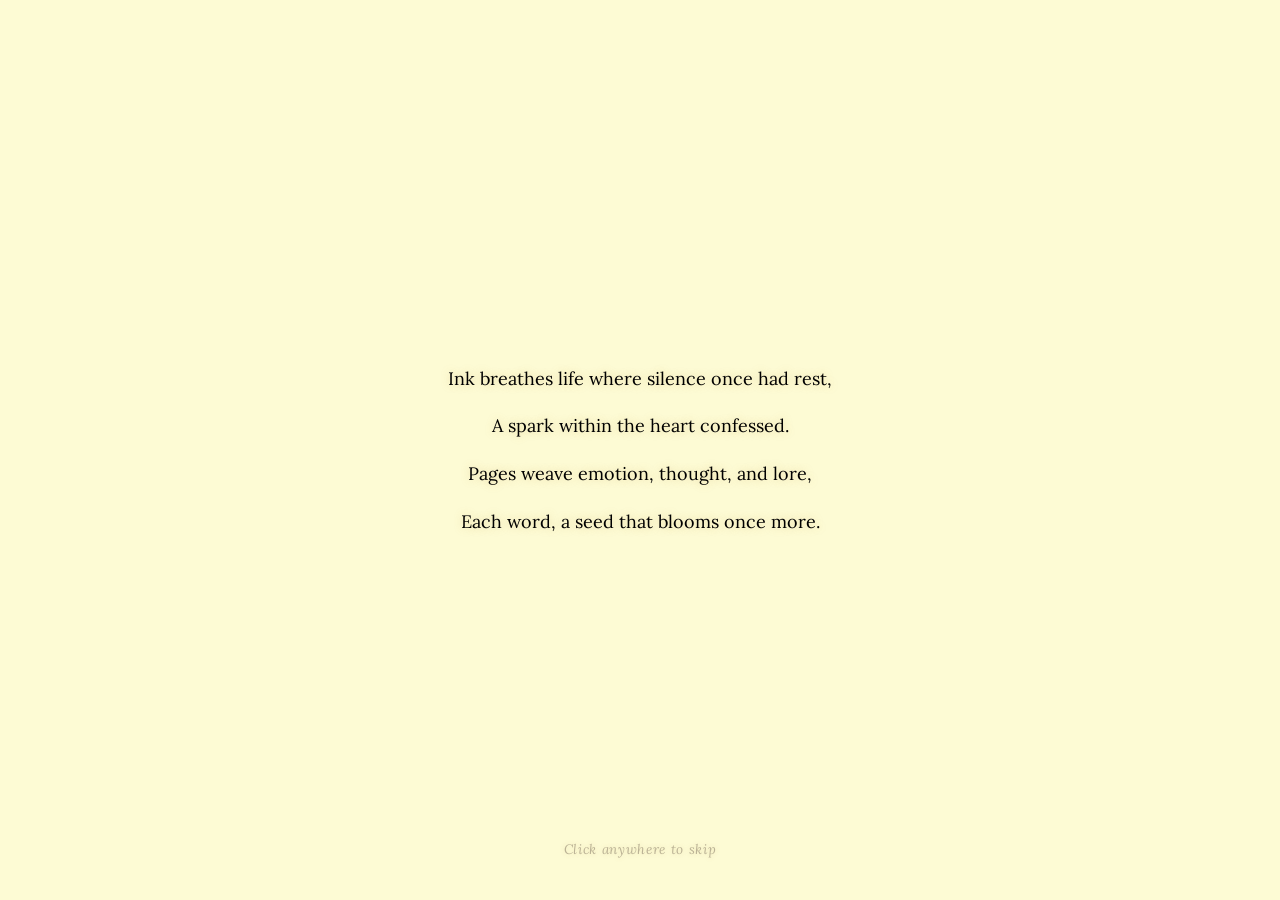
<file: index.html>
<!DOCTYPE html>
<html lang="en">

    <head>
        <meta charset="UTF-8">
        <meta name="viewport" content="width=device-width, initial-scale=1.0">

        <link rel="preconnect" href="https://fonts.googleapis.com">
        <link rel="preconnect" href="https://fonts.gstatic.com" crossorigin>
        <link href="https://fonts.googleapis.com/css2?family=DM+Serif+Display:ital@0;1&family=Lora:ital,wght@0,400..700;1,400..700&display=swap" rel="stylesheet">
        
        <title> ✦ Pages for Pages</title>

        <link rel="stylesheet" href="style.css">
        <script src="script.js" defer></script>
        <link rel="apple-touch-icon" sizes="180x180" href="assets/favicon/apple-touch-icon.png">
        <link rel="icon" type="image/png" sizes="32x32" href="assets/favicon/favicon-32x32.png">
        <link rel="icon" type="image/png" sizes="16x16" href="assets/favicon/favicon-16x16.png">
        <link rel="manifest" href="assets/favicon/site.webmanifest">
    </head>

    <body>
        <section class="hero"> <!-- Hero Section: Poem Opening, website intro and link to reading journal-->
            <p class="poem"> 
                <span> Ink breathes life where silence once had rest, </span> 
                <span> A spark within the heart confessed. </span> 
                <span> Pages weave emotion, thought, and lore, </span> 
                <span> Each word, a seed that blooms once more. </span> 
            </p>
            <div class="skip-hint"> Click anywhere to skip</div>
        </section>

        <div class="content"> 

            <div class="main-layout">

                <header class="tab-header">
                 <h1>Pages for Pages</h1>
                    <nav class="navigation">
                        <ul>
                        <li><a href="index.html" class="active"> Home </a></li>
                        <li><a href="reading-room.html"> Reading Journal</a></li>
                        <li><a href="bookshelf.html"> Bookshelf </a></li>
                        <li><a href="lounge.html"> Library Lounge </a></li>
                        </ul>
                    </nav>
                </header>
            </div>
                
                <div class="welcome">
                    <h2> Welcome to my pages for pages. <br> A place where I can record my literary adventures.</h2>
                </div>

             <main class="main-layout">
        
             <a href="reading-room.html" class="button-style"> Visit my Reading Journal!</a>

             <div class="CR-section-container"> 
                 <h2> Currently Reading</h2>
                 <section class="currently-reading"> <!-- Currently Reading -->
                     <div class="CR-book-wrapper"> 
                         <img src="assets/books/Balzac.jpg" alt="Book cover of 'Balzac and the Little Chinese Seamstress'" class="book-cover"> 
                     </div>

                     <div class="CR-details">
                           <h3 class="CR-book-title"> Balzac and the Little Chinese Seamstress </h3> <!-- Book Title--> 
                         <p class="CR-book-author"> Dai Sijie </p>

                           <div class="progress-zone">
                             <div class ="progress-labels">
                                    <span>Progress</span>
                                    <strong>42%</strong> <!-- CHANGE PERCENTAGE HERE -->
                                </div>
                             <div class="progress-bar-track">
                                 <div class="progress-bar-fill" style="width: 42%;"></div> <!-- EDIT PERCENTAGE HERE TOO-->
                             </div>
                         </div>
                        
                           <div class="book-thoughts">
                                <h4> Current Thoughts </h4>
                                <p> Suggested by my IB English teacher for summer reading. I am enjoying the rich history behind this fictionalized autobiographical novella </p>
                        </div>
                    </div>
                </section>
             </div>

             <footer class="footer">
                <p> © 2026 Pages for Pages.</p>
             </footer>

             </main>
            
    
    </body>

</html>
</file>
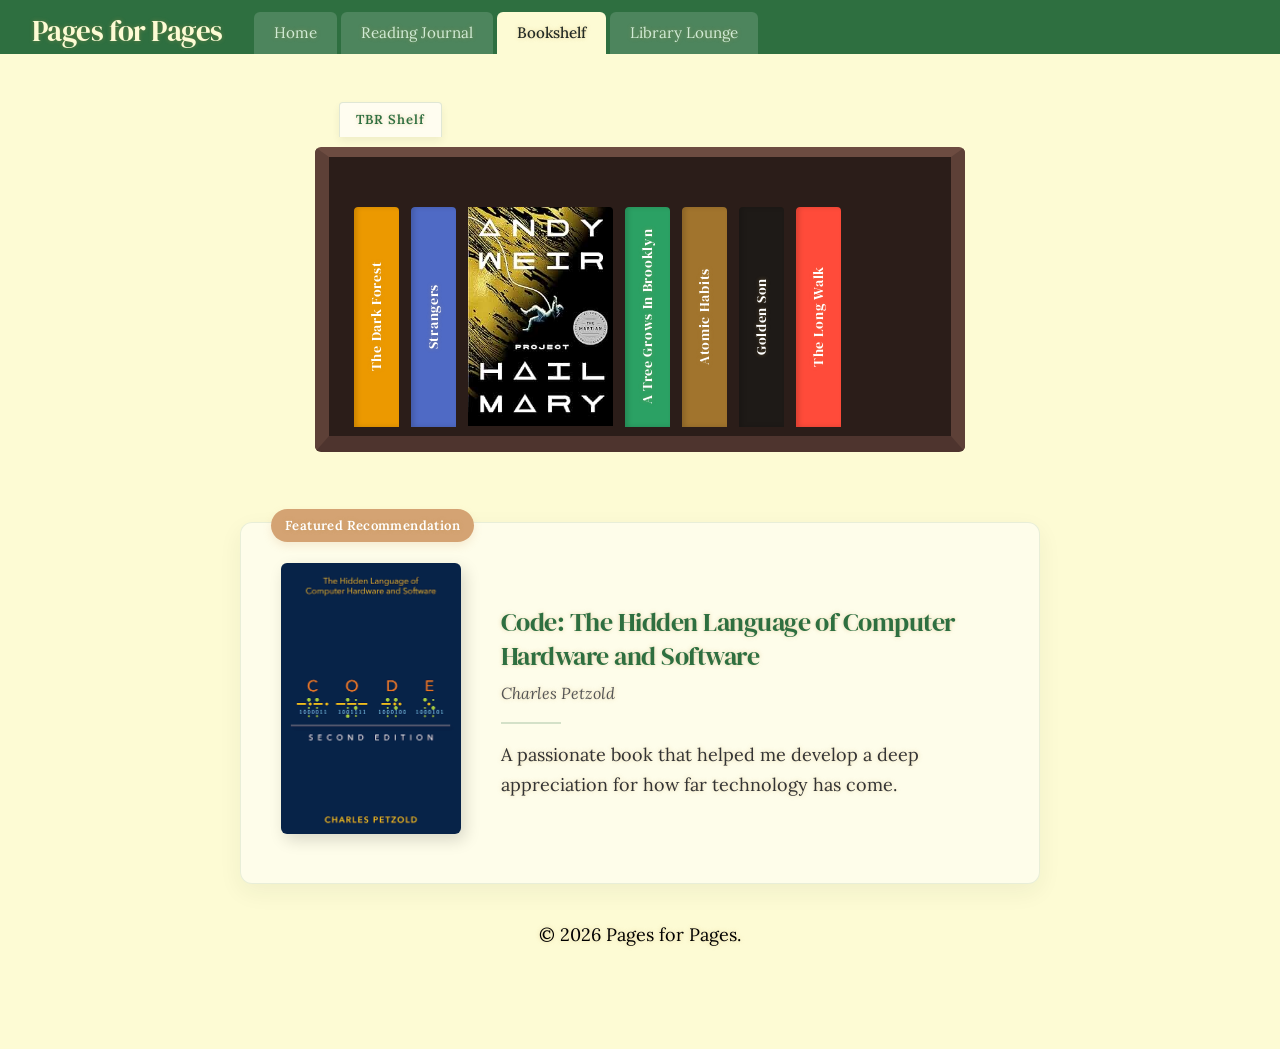
<file: bookshelf.html>
<!DOCTYPE html>
<html lang="en">
    
    <head>
        <meta charset="UTF-8">
        <meta name="viewport" content="width=device-width, initial-scale=1.0">

        <link rel="preconnect" href="https://fonts.googleapis.com">
        <link rel="preconnect" href="https://fonts.gstatic.com" crossorigin>
        <link href="https://fonts.googleapis.com/css2?family=DM+Serif+Display:ital@0;1&family=Lora:ital,wght@0,400..700;1,400..700&display=swap" rel="stylesheet">

        <title> ✦ Bookshelf </title>

        <link rel="stylesheet" href="style.css">
        <script src="script.js" defer></script>
        <link rel="apple-touch-icon" sizes="180x180" href="assets/favicon/apple-touch-icon.png">
        <link rel="icon" type="image/png" sizes="32x32" href="assets/favicon/favicon-32x32.png">
        <link rel="icon" type="image/png" sizes="16x16" href="assets/favicon/favicon-16x16.png">
        <link rel="manifest" href="assets/favicon/site.webmanifest">
    </head>

<body>
    <div class="content always-visible">
    <div class="main-layout">

    <header class="tab-header">
        <h1>Pages for Pages</h1>
        <nav class="navigation">
            <ul>
                <li><a href="index.html"> Home </a></li>
                <li><a href="reading-room.html"> Reading Journal</a></li>
                <li><a href="bookshelf.html" class="active"> Bookshelf </a></li>
                <li><a href="lounge.html"> Library Lounge </a></li>
            </ul>
        </nav>
    </header>

    <main class="bookshelf-main">
        <section class="bookshelf"> <!-- Bookshelf Section: Poem Opening, website intro and link to reading journal-->
            <div class="shelf-label">TBR Shelf</div>
            <div class="shelf-row mixed-library">

                <!-- Spine View -->
                <div class="shelf-book mixed-style">
                    <div class="book-spine-view" style="background-color: #ec9900;" >
                        <span class="spine-text">The Dark Forest</span>
                    </div>
                    <div class="book-cover-view">
                        <img src="assets/books/TheDarkForest.jpg" alt="Front Cover of The Dark Forest" onerror="this.src='https://placehold.co/160x280/2E6F40/white?text=Book+Cover\nPlaceholder&font=lora'">
                    </div>
                </div>
                <div class="shelf-book mixed-style">
                    <div class="book-spine-view" style="background-color: #4f6ac5;" >
                        <span class="spine-text">Strangers</span>
                    </div>
                    <div class="book-cover-view">
                        <img src="assets/books/Strangers.jpg" alt="Front Cover of Strangers" onerror="this.src='https://placehold.co/160x280/2E6F40/white?text=Book+Cover\nPlaceholder&font=lora'">
                    </div>
                </div>
                <!-- Stand View-->
                 <div class="shelf-book mixed-style on-stand">
                    <div class="book-cover-view">
                        <img src="assets/books/PHM.jpg" alt="Front Cover of Project Hail Mary" onerror="this.src='https://placehold.co/160x280/2E6F40/white?text=Book+Cover\nPlaceholder&font=lora'">
                    </div>
                </div>
                <div class="shelf-book mixed-style">
                    <div class="book-spine-view" style="background-color: #2ba164;" >
                        <span class="spine-text">A Tree Grows In Brooklyn</span>
                    </div>
                    <div class="book-cover-view">
                        <img src="assets/books/ATGIB.jpg" alt="Front Cover of A Tree Grows in Brooklyn" onerror="this.src='https://placehold.co/160x280/2E6F40/white?text=Book+Cover\nPlaceholder&font=lora'">
                    </div>
                </div>
                <div class="shelf-book mixed-style">
                    <div class="book-spine-view" style="background-color: #a1742d;" >
                        <span class="spine-text">Atomic Habits</span>
                    </div>
                    <div class="book-cover-view">
                        <img src="assets/books/AH.jpg" alt="Front Cover of Atomic Habits" onerror="this.src='https://placehold.co/160x280/2E6F40/white?text=Book+Cover\nPlaceholder&font=lora'">
                    </div>
                </div>
                <div class="shelf-book mixed-style">
                    <div class="book-spine-view" style="background-color: #1E1A17;" >
                        <span class="spine-text">Golden Son</span>
                    </div>
                    <div class="book-cover-view">
                        <img src="assets/books/Golden-Son.jpg" alt="Front Cover of Golden Son" onerror="this.src='https://placehold.co/160x280/2E6F40/white?text=Book+Cover\nPlaceholder&font=lora'">
                    </div>
                </div>
                <div class="shelf-book mixed-style">
                    <div class="book-spine-view" style="background-color: #ff4b3a;" >
                        <span class="spine-text">The Long Walk</span>
                    </div>
                    <div class="book-cover-view">
                        <img src="assets/books/TLW.jpg" alt="Front Cover of The Long Walk" onerror="this.src='https://placehold.co/160x280/2E6F40/white?text=Book+Cover\nPlaceholder&font=lora'">
                    </div>
                </div>
            </div>
        </section>
        
        <section class="featured-book"> <!-- Bookshelf Section: Poem Opening, website intro and link to reading journal-->
            <div class="featured-badge"> Featured Recommendation</div>
            <div class="featured-content-layout">
                <div class="featured-cover-frame">
                   <img src="assets/books/CODE-THLOCHAS.png" alt="Book cover of 'Code: The Hidden Language of Computer Hardware and Software'" onerror="this.src='https://placehold.co/160x280/2E6F40/white?text=Book+Cover\nPlaceholder&font=lora'"> <!-- Book Cover-->  
                </div>
                <div class="featured-text-details">
                   <h2> Code: The Hidden Language of Computer Hardware and Software</h2> <!-- Book Title--> 
                <p class="featured-author"> Charles Petzold </p>
                <div class="featured-review-divider"></div>
                <p class="featured-note"> A passionate book that helped me develop a deep appreciation for how far technology has come. </p>
                </div>
            </div>      
        </section>
    </main>

    <footer class="footer">
        <p> © 2026 Pages for Pages.</p>
    </footer>
        </div>
        </div>
</body>

</html>
</file>
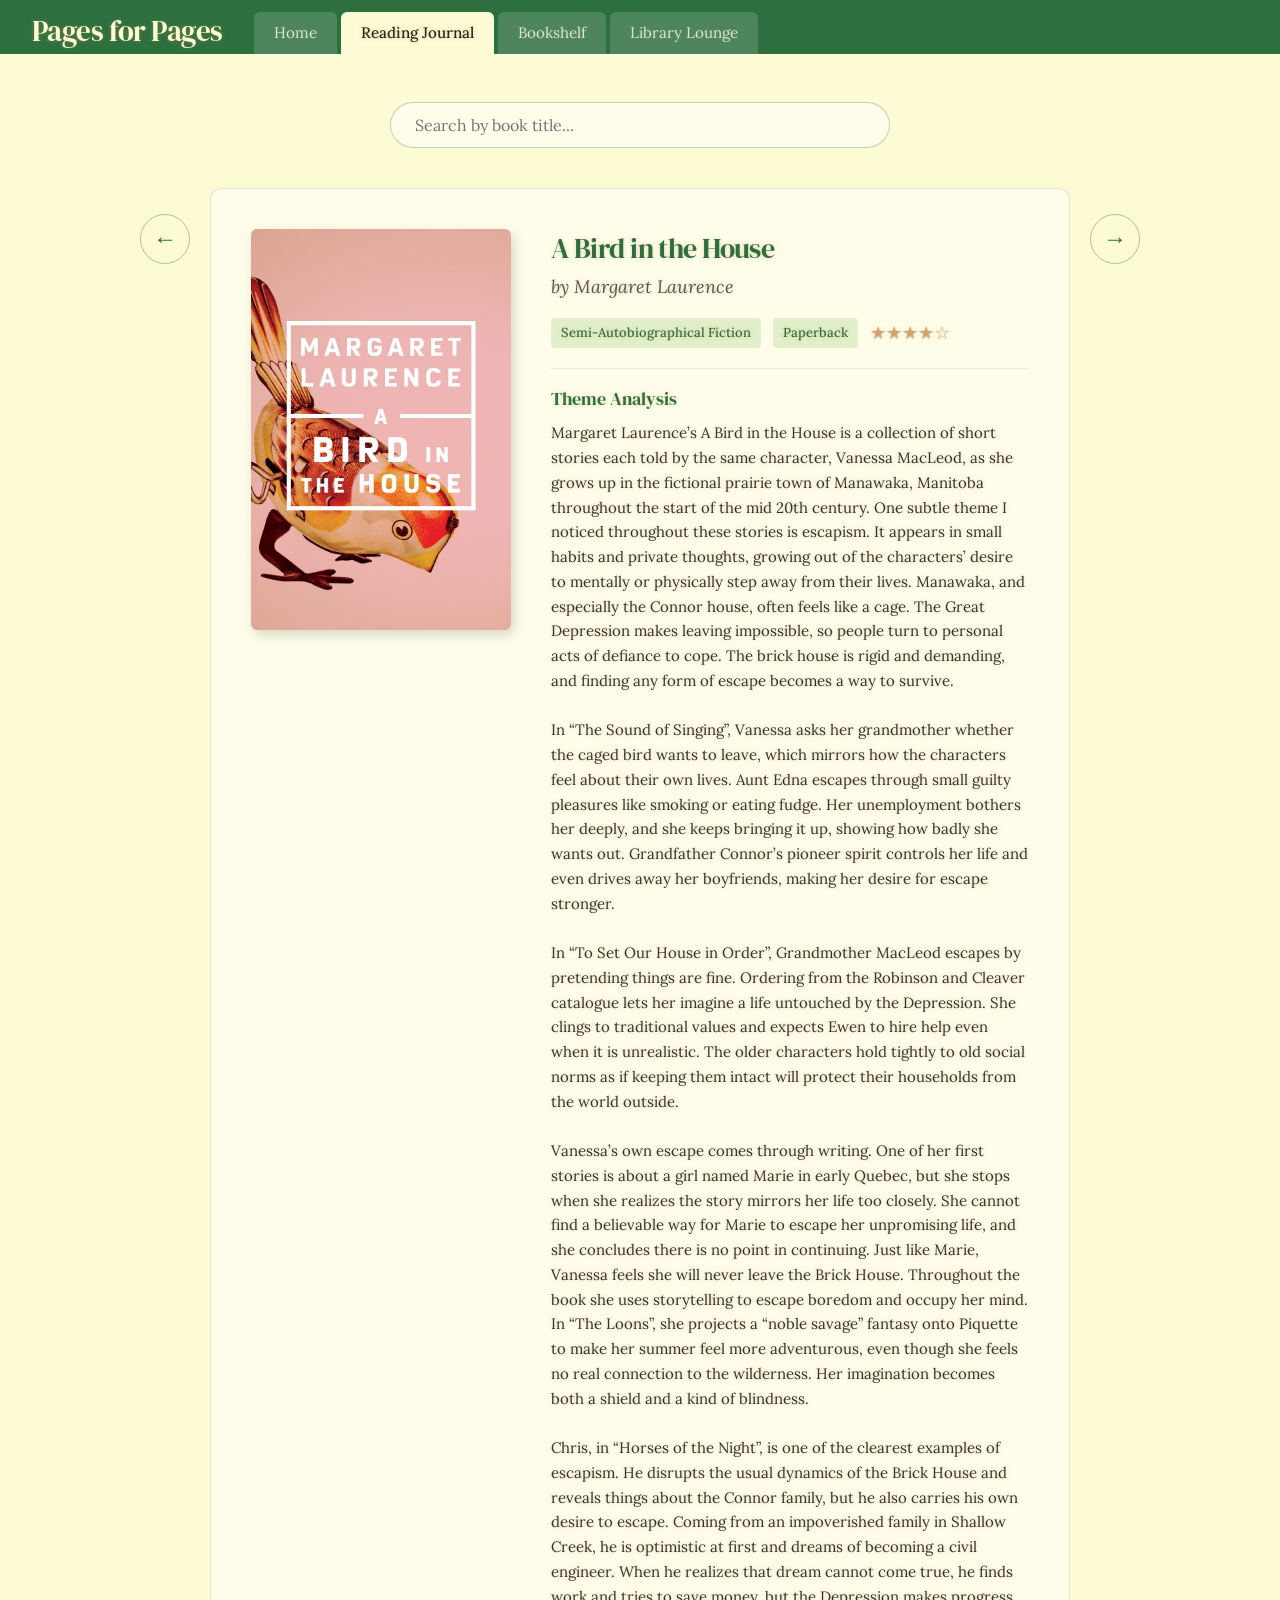
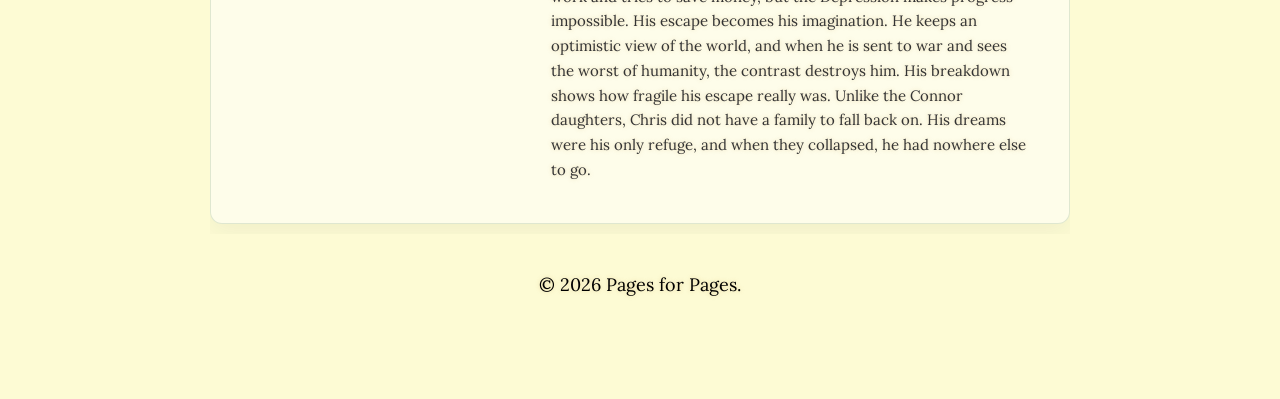
<file: reading-room.html>
<!DOCTYPE html>
<html lang="en">
    
    <head>
        <meta charset="UTF-8">
        <meta name="viewport" content="width=device-width, initial-scale=1.0">

        <link rel="preconnect" href="https://fonts.googleapis.com">
        <link rel="preconnect" href="https://fonts.gstatic.com" crossorigin>
        <link href="https://fonts.googleapis.com/css2?family=DM+Serif+Display:ital@0;1&family=Lora:ital,wght@0,400..700;1,400..700&display=swap" rel="stylesheet">
        
        <title> ✦ Reading Journal </title>

        <link rel="stylesheet" href="style.css">
        <script src="script.js" defer></script>
        <link rel="apple-touch-icon" sizes="180x180" href="assets/favicon/apple-touch-icon.png">
        <link rel="icon" type="image/png" sizes="32x32" href="assets/favicon/favicon-32x32.png">
        <link rel="icon" type="image/png" sizes="16x16" href="assets/favicon/favicon-16x16.png">
        <link rel="manifest" href="assets/favicon/site.webmanifest">
    </head>

<body>
        <div class="content always-visible">
        <div class="main-layout">

    <header class="tab-header">
        <h1>Pages for Pages</h1>
        <nav class="navigation">
            <ul>
                <li><a href="index.html"> Home </a></li>
                <li><a href="reading-room.html" class="active"> Reading Journal</a></li>
                <li><a href="bookshelf.html"> Bookshelf </a></li>
                <li><a href="lounge.html"> Library Lounge </a></li>
            </ul>
        </nav>
     </header>

    <main class="reading-journal-main">
        <section class="search-container"> 
            <input type="text" id="journal-search" placeholder=" Search by book title..." autocomplete="off">
            <div id="search-error" class="search-error-msg"> Book not found in journal.</div>
        </section> <!-- search bar, <input> -->
       <section class="journal-interface">
            <button id="prev-btn" class="nav-arrow-btn" aria-label="Previous Entry"> ← </button><!-- <p> Previous</p> -->
            
            <div class="journal-view-window"> 
                <div id="journal-card-container">
                    <!--Javascript shall save the day!-->
                </div>
            </div> 
            
            <button id="next-btn" class="nav-arrow-btn" aria-label="Next Entry"> → </button> <!-- <p> Next </p> -->
        </section>
    </main>

    <footer class="footer">
        <p> © 2026 Pages for Pages.</p>
    </footer>
        </div>
        </div>
</body>

</html>
</file>
<file: style.css>
* {
    margin: 0;
    padding: 0;
    box-sizing: border-box;
}

:root {
    --color-bg: #FDFBD4;
    --color-accent:  #2E6F40;
    --color-text: #232B25;
    --font-header: "DM Serif Display", serif;
    --font-body: "Lora", serif;
}

body {
    background-color: var(--color-bg);
    font-family: var(--font-body);
    font-size: 18px;
    font-weight: 400; 
    line-height: 1.65;
    padding: 0 0 2rem 0;
    text-shadow: 0 0 4px rgba(196, 155, 77, 0.4); 
    
}

h1, h2, h3 {
    color: var(--color-accent);
    font-family: var(--font-header);
    font-weight: 400;
    letter-spacing: -0.02em;
    margin-bottom: 0.5em;
    margin-top: 0.5em;
    line-height: 1.4;
    
}

h4 {
  font-family:var(--font-header);
  font-size: 1.25rem;
  color: var(--color-accent);
  font-weight: 400;
  margin-bottom: 12px;
}

img {
  border-radius: 12px;
}

/* Unvisited link (default state) */
a:link {
  color: var(--color-accent); 
}

/* Visited link (already clicked) */
a:visited {
  color: #707d6c; 
}

/* Hover state (mouse pointer is over it) */
a:hover {
  color: #A3B19B; 
}

/* Active state (the exact moment it is clicked) */
a:active {
  color: var(--color-accent); 
}
/* --- Forces subpages to display instantly, bypassing all layout delays --- */
.content.always-visible,
.content.always-visible .main-layout,
.content.always-visible .tab-header,
.content.always-visible main,
.content.always-visible main a,
.content.always-visible main .CR-section-container,
.content.always-visible main .footer {
  opacity: 1 !important;
  visibility: visible !important;
  pointer-events: auto !important;
  transition-delay: 0s !important; /* Overrides the 2s pause timer */
}

.hero{
  position: fixed;
  top: 0;
  left: 0;
  width: 100vw;
  height: 100vh; 

  display: flex;
  flex-direction: column;
  justify-content:center;
  align-items: center;
  
  background-color: var(--color-bg);
  z-index: 67;
  margin: 0;
  transition: opacity 1s ease, visibility 1s ease;
}
.poem {
  display: block;
  margin:0;
}
.poem span {
    display: block;
    opacity: 0;
    text-align: center;
    margin-bottom: 1em;
    margin-top: 1em;
    text-shadow: 0 0 8px rgba(196, 155, 77, 0.4); /* muted gold glow */
    animation: fadeIn 2s  ease forwards;
}

.hero.hidden {
  opacity:0;
  visibility: hidden;
  pointer-events: none;
}

.poem span:nth-child(1) { animation-delay: 0s; }
.poem span:nth-child(2) { animation-delay: 2.5s; }
.poem span:nth-child(3) { animation-delay: 5s; }
.poem span:nth-child(4) { animation-delay: 7.5s; }

@keyframes fadeIn {
  to { opacity: 1; }
}

.skip-hint {
  position: absolute;
  bottom: 2.5rem;               
  font-family: var(--font-body);
  font-size: 0.85rem;
  font-style: italic;
  color: #7a6c58;              
  opacity: 0.5;
  letter-spacing: 0.05em;
}

.main-layout {
  opacity: 0;
  visibility: hidden;
  transition: opacity 1.2s ease, visibility 1.2s ease;
  transition-delay: 0s;      
}


.welcome {
  margin-top: 2em;
  text-align: center; 
  margin-bottom: 2rem;
}

.content {
  opacity: 0;
  visibility: hidden;
  transition: opacity 1.2s ease, visibility 1.2s ease;
  padding: 0 0 2rem 0;
}

.content.visible {
  opacity: 1;
  visibility: visible;
}

.content.visible .main-layout {
  opacity: 1;
  visibility: visible;
  transition-delay: 1s;       
}

.button-style, button {
  display: block;       
  margin: 0 auto;       
  width: max-content;
  background-color: var(--color-accent); 
  color:var(--color-bg);             
  padding: 10px 20px;        /* Spacing inside the button */
  border: none;              /* Removes the default ugly border */
  border-radius: 5px;        /* Rounds the corners slightly */
  font-size: 16px;           
  cursor: pointer;           /* Changes mouse cursor to a pointing hand */
  text-decoration: none;     /* Removes underline if using an <a> tag */

}

.button-style:visited, button:visited {
  color: var(--color-bg); 
}

.button-style:hover, button:hover {
  background-color:#A3B19B; 
}

.button-style:link, button:link {
  color: var(--color-bg); 
}

.footer{
  margin-top: 2em;
  margin-bottom: 2em;
  text-align: center;
}

.tab-header,
main {
  opacity: 0;
  visibility: hidden;
  transition: opacity 1.2s ease, visibility 1.2s ease;
  transition-delay: 0s; /* Fallback default state */
}


.content.visible .tab-header,
.content.visible main {
  opacity: 1;
  visibility: visible;
  transition-delay: 1s; /* Holds back the rest of the site for 2 seconds */
}

/* --NAVIGATION--------------------------------------------*/
.tab-header {
  background-color: var(--color-accent); 
  width: 100%;
  padding-top: 12px;       
  padding-left: 2rem;      /* body padding */
  padding-right: 2rem;
  box-sizing: border-box;

  display:flex; /*FLEX BOX!! */
  align-items: flex-end;
}

.tab-header h1 {
  color: var(--color-bg);
  font-family: var(--font-header);
  font-size: 1.8rem;
  font-weight: 400;
  margin: 0 32px 8px 0;
  white-space: nowrap;
  line-height: 1;
}

.navigation {
  display: flex;
}
.navigation ul {
  display: flex;
  list-style: none;
  gap: 4px;
  padding: 0;
  margin: 0;
  flex-wrap: wrap;
  justify-content: center;
}

.navigation li{
  padding: 0;
  margin: 0;
  display: flex;
}

.navigation a:link, .navigation a:visited{
  font-family: var(--font-body);
  font-size: 0.95rem;
  text-decoration:none;
  padding: 8px 20px;
  border-radius: 6px 6px 0 0;
  transition: background-color 0.2s ease, color 0.2s ease;
  white-space: nowrap;

  background-color: rgba(255, 255, 255, 0.15);
   color: #d1ebd6 !important;
}

.navigation a:hover {
  background-color: rgba(255, 255, 255, 0.25);
  color: var(--color-bg) !important;
}

.navigation a.active, .navigation a.active:hover, .navigation a.active:visited {
  background-color: var(--color-bg) !important;
  color: var(--color-text) !important;
  font-weight: 500;
  padding-bottom: 9px;
  position: relative;
  z-index: 1;
}
/* -- NAVIGATION (END) -------------------------------------*/

/* --CURRENTLY READING--------------------------------------------*/

.CR-section-container { /* Using display:flex sets up a flex box. Now elements in the flexbox are aligned to notebook */
  display:flex;
  flex-direction: column;
  align-items: center;
  width: 100%;
  margin: 2rem auto;
}

.CR-section-container h2 {
  margin-bottom: 1rem;
}

.currently-reading{
  display:flex;
  gap: 32px;
  max-width: 650px;
  background-color: rgba(255, 255, 255, 0.5); /* #f4ecd0;*/
  padding: 32px;
  box-sizing: border-box;
  text-shadow: none;

  border: 1px solid rgba(46, 111, 64, 0.15);
  border-radius: 12px;

  filter: drop-shadow(2px 6px 12px rgba(40, 30, 10, 0.04)); 

  transform: rotate(-1.5deg);               /* Tilts the paper slightly to the left */
  transition: transform 0.3s ease, filter 0.3s ease;
}

.currently-reading:hover {
  transform: rotate(-0.5deg) translateY(-4px); /* straightens slightly and lifts up */
  filter: drop-shadow(4px 12px 20px rgba(40, 30, 10, 0.12)) 
          drop-shadow(0px 4px 8px rgba(0, 0, 0, 0.06)); /* Deepens shadow as it lifts */
}

.CR-book-wrapper{
  flex-shrink:0;
  width: 160px;
  display: flex;
  align-items: center;
}

.book-cover{
  width: 100%;
  height: auto;
  max-height: 250px;   
  object-fit: contain; 
  display: block;
  border-radius: 4px;
  box-shadow: 3px 5px 12px rgba(45, 35, 20, 0.25); /* delete?? */
}

.CR-details {
  flex-grow: 1;
  display: flex;
  flex-direction: column;
  justify-content: center;
}

.CR-book-title {
  color: var(--color-text);
  font-size: 1.5rem;
  margin: 0 0 4px 0;
}

.CR-book-author {
  font-style: italic;
  font-size: 1.05rem;
  margin: 0 0 16px 0;
  color: #5a4e3f; 
}

.progress-zone {
  margin-bottom: 20px;        /* Spacing before thoughts block */
}

.progress-labels {
  display: flex;
  justify-content: space-between;
  font-size: 0.85rem;
  color: #5a4e3f;
  margin-bottom: 6px;
}

.progress-bar-track {
  width: 100%;
  height: 8px;
  background-color: #ede5ca;  /* Darker paper groove color */
  border-radius: 4px;
  overflow: hidden;
}

.progress-bar-fill {
  height: 100%;
  background-color: var(--color-accent); 
  border-radius: 4px;
  transition: width 0.4s ease-out;
}
.progress-labels {
    justify-content: space-around;
  }

.book-thoughts h4 {
  margin-bottom: 8px;
} 

.book-thoughts p{
  background-image: linear-gradient(color-mix(in srgb, #5a4e3f 30%, transparent) 1px, transparent 1px); 
  background-size: 100% 30px;
  line-height: 30px;   
  font-size: 1.05rem;
}

@media (max-width: 520px) { /*480px captures almost all mobiles in portrait*/
  .currently-reading {
    flex-direction: column;     /* Stacks cover on top of text on mobile */
    align-items: center;
    text-align: center;
    padding:24px;
    gap: 20px;
  }
  .CR-book-wrapper {
    width: 130px;               /* Slightly bigger cover when centered alone */
  }
}

/* --CURRENTLY READING (END) -------------------------------------*/

/* READING JOURNAL -----------------------------------------------*/
.reading-journal-main {
  display: flex;
  flex-direction: column;
  align-items: center;
  gap: 30px;
  width: 100%;
  max-width: 1000px;
  margin: 3rem auto 0 auto;
}

.search-container {
  width: 100%;
  max-width: 500px;
  position: relative;
}

#journal-search {
  width: 100%;
  font-family: 'Lora', serif;
  font-size: 16px;
  padding: 12px 20px;
  border: 1px solid rgba(46, 111, 64, 0.3);
  border-radius: 25px;
  background-color: rgba(255, 255, 255, 0.5);
  color: #232B25;
  box-sizing:border-box;
}

#journal-search:focus {
  outline: none;
  border-color: var(--color-accent);
  background-color: #FFFFFF;
  box-shadow: 0 0 8px rgba(46, 111, 64, 0.15);
}

.search-error-msg {
  color: #C87A53;
  font-size: 14px;
  margin-top: 8px;
  text-align: center;
  display: none;
}

.journal-interface {
  display: flex;
  align-items: flex-start;
  justify-content: center;
  gap: 20px;
  width: 100%;
  max-width: 1100px;
}

.nav-arrow-btn {
  background: none;
  border: 1px solid rgba(46, 111, 64, 0.4);
  color: #2E6F40;
  font-size: 24px;
  width: 50px;
  height: 50px;
  border-radius: 50%;
  cursor: pointer;
  transition: all 0.2s ease;
  display: flex;
  align-items: center;
  justify-content: center;
  flex-shrink: 0;
  margin-top: 36px;
}

.nav-arrow-btn:hover {
  background-color: var(--color-accent);
  color: #FDFBD4;
}

.journal-view-window {
  flex-grow: 1;
  max-width: 900px;
  overflow: hidden;
  position: relative;
  padding: 10px 0;
}

.journal-card {
  background-color: rgba(255, 255, 255, 0.5);
  border: 1px solid rgba(46, 111, 64, 0.15);
  border-radius: 12px;
  box-shadow: 0 8px 24px rgba(35, 43, 37, 0.06);
  padding: 40px;
  display: flex;
  gap: 40px;
  box-sizing: border-box;
  width: 100%;
  align-items: flex-start;
  transition: transform 0.4s cubic-bezier(0.25, 1, 0.5, 1), opacity 0.4s ease;
}

#journal-card-container {
  touch-action: pan-y; /*NTS: Should prevent browser from shifting the whole page vertically on smaller screens */
}

@media (max-width: 600px) { /* For smaller screens */
  .journal-card {
    flex-direction: column;
    align-items: center;
    text-align: center;
    padding: 24px;
  }
  .journal-interface {gap: 5px}
  .journal-card-wrapper {
    width: 160px;
    margin-bottom: 15px;
  }
  .featured-content-layout {
    flex-direction: column;
    text-align: center;
    gap: 24px;
  }
  .featured-review-divider {
    margin: 0 auto 16px auto;
  }
  .featured-badge {
    left: 50%;
    transform: translateX(-50%);
  }
  .shelf-row.mixed-library {
    flex-wrap: wrap;
    justify-content: center;
    padding-bottom: 10px;
  }
  .tab-header {
    padding: 12px 0 8px 0;
    display: flex;
    flex-direction:column;
    align-items: center;
    gap: 8px;
    background-color: var(--color-accent);
    width: 100%;
    box-sizing: border-box;
    border-bottom: 1px solid rgba(46, 111, 64, 0.1);
  }
  .tab-header h1 {
    font-size: 18px;
    margin: 0;
    letter-spacing: 0.05em;
    font-family: var(--font-header);
    color: #FAF6E8 !important;
  }
  .navigation {
    width: 100%;
    overflow-x: auto;
    display: flex;
    justify-content: center;
  }
  .navigation a {
    background: none !important;
    border: none !important;
    padding: 4px 2px;
    font-size: 14px;
    font-weight: 500;
    color: rgba(250, 246, 232, 0.65);
    box-shadow: none !important;
    border-radius: 0;
    white-space: nowrap;
    transition: color 0.2s ease;
  }

  .navigation a.active {
    color: #FAF6E8;
    font-weight: 700;
    border-bottom: 2px solid #D4A373 !important;
  }

  .navigation::-webkit-scrollbar {
    display: none;
  }

  .navigation ul {
    display: flex;
    gap: 12px;
    justify-content: flex-start;
    flex-wrap: nowrap;
    padding: 0 20px 4px 20px;
    margin: 0;
  }
}

.journal-card-wrapper {
  flex-shrink: 0;
  width: 260px;
  display: flex;
  align-items: center;
}

.journal-card-wrapper img {
  width: 100%;
  height: auto;
  display: block;
  border-radius: 6px;
  box-shadow: 3px 5px 12px rgba(0, 0, 0, 0.15);
}

.journal-details {
  flex-grow: 1;
}

.journal-details h2 {
  font-family: 'DM Serif Display', serif;
  color: var(--color-accent);
  font-size: 28px;
  margin: 0 0 4px 0;
}

.journal-author {
  font-style: italic;
  color: #555;
  margin: 0 0 16px 0;
}

.journal-meta-row {
  display: flex;
  flex-wrap: wrap;
  gap: 12px;
  margin-bottom: 20px;
}

.journal-badge {
  background-color: #E2EFCB;
  color: var(--color-accent);
  font-size: 13px;
  padding: 4px 10px;
  border-radius: 4px;
  font-weight: 500;
}

.journal-stars {
  color: #D4A373;
  font-size: 18px;
  display: inline-block;
}

.journal-thoughts-box {
  border-top: 1px solid rgba(46, 111, 64, 0.1);
  padding-top: 15px;
}

.journal-thoughts-box h4 {
  font-family: 'DM Serif Display', serif;
  color: #2E6F40;
  margin: 0 0 8px 0;
  font-size: 18px;
}

.journal-thoughts-box p {
  white-space: pre-line;
  line-height: 1.65;
  margin: 0;
  font-size: 15px;
  color: #333;
}

.slide-out-left {
  transform: translateX(-120%);
  opacity: 0;
}

.slide-out-right {
  transform: translateX(120%);
  opacity: 0;
}

.slide-in-right {
  animation: slideInRight 0.4s cubic-bezier(0.25, 1, 0.5, 1) forwards;
}

.slide-in-left {
  animation: slideInLeft 0.4s cubic-bezier(0.25, 1, 0.5, 1) forwards;
}

@keyframes slideInRight {
  from {transform: translateX(120%); opacity: 0; }
  to {transform: translateX(0); opacity: 1; }
}

@keyframes slideInLeft {
  from {transform: translateX(-120%); opacity: 0; }
  to {transform: translateX(0); opacity: 1; }
}
/* READING JOURNAL END-----------------------------------------------*/
/* BOOKSHELF - TBR SHELF -----------------------------------------------*/
.shelf-label-tent {
  position: relative;
  width: 110px;
  height: 40px;
  margin: 0 auto -10px 40px;
  perspective: 600px;
  transform-style: preserve-3d;
}

.shelf-label {
  display: inline-block;
  position: relative;
  background-color:  #FFFDF0;
  border: 1px solid rgba(46, 111, 64, 0.15);
  border-bottom: none;
  border-radius: 4px 4px 0 0;
  box-shadow: 0 4px 8px rgba(0, 0, 0, 0.06);
  font-family: 'Lora', serif;
  font-size: 13px;
  font-weight: 600;
  letter-spacing: 0.08em;
  padding: 6px 16px;
  margin: 0 0 10px 24px;
  color: var(--color-accent);
  z-index: 5;
}

.bookshelf-main {
  display: flex;
  flex-direction: column;
  align-items: center;
  gap: 70px;
  width: 100%;
  max-width: 800px;
  margin: 3rem auto 0 auto;
  box-sizing: border-box;
}

.bookshelf {
  width: 100%;
  max-width: 650px;
  margin: 0 auto;
}

.shelf-row.mixed-library {
  display: flex;
  align-items: flex-end;
  padding: 50px 25px 13px 25px;
  border-top: 10px solid #6d4c41;
  border-left: 14px solid #5d4037;
  border-right: 14px solid #5d4037;
  border-bottom: 16px solid #4e342e;
  background-color: #2b1d19;
  border-radius: 6px;
  gap: 12px;
  overflow-y: visible;
  overflow-x: auto;
  scrollbar-width: thin;
}
.shelf-row.mixed-library::-webkit-scrollbar {
  height: 8px;
}
.shelf-row.mixed-library::-webkit-scrollbar-track {
  border-radius: 4px;
  background:  #1e1412;
}
.shelf-row.mixed-library::-webkit-scrollbar-thumb {
  border-radius: 4px;
  background:   #6d4c41;
}
.shelf-row.mixed-library::-webkit-scrollbar-thumb:hover {
  border-radius: 4px;
  background: #8d6e63;
}

.shelf-book.mixed-style {
  position: relative;
  display: flex;
  height: 220px;
  width: 45px;
  cursor: pointer;
  margin-bottom: -4px;
  border-radius: 4px 4px 0 0;
  transition: width 0.4s cubic-bezier(0.25, 1, 0.5, 1), transform 0.4s cubic-bezier(0.25, 1, 0.5, 1), filter 0.4s ease;
  z-index: 2;
  overflow: hidden;
}

.book-spine-view {
  width: 45px;
  height: 100%;
  flex-shrink: 0;
  display: flex;
  align-items: center;
  justify-content: center;
  border-radius: 3px 0 0 0;
  box-shadow: inset 3px 0 5px rgba(0, 0, 0, 0.15), 2px 0 5px rgba(0, 0, 0, 0.15);
  transition: width 0.4s cubic-bezier(0.25, 1, 0.5, 1), opacity 0.3s ease;
}

.spine-text {
  font-family: 'DM Serif Display', serif;
  color: #FFFFFF;
  font-size: 14px;
  white-space: nowrap;
  transform: rotate(-90deg);
  transform-origin: center;
  letter-spacing: 0.05em;
}


.book-cover-view {
  width: 145px;
  height: 100%;
  flex-shrink: 0;
  opacity: 0;
  transform: translateX(-10px);
  transition: opacity 0.3s ease, transform 0.3s ease;
}
.book-cover-view img {
  width: 100%;
  height: 100%;
  object-fit: contain;
  border-radius: 0 4px 0 0;
}

.shelf-book.mixed-style:hover {
  width: 145px;
  transform: translateY(-15px);
  filter: drop-shadow(5px 12px 16px rgba(0, 0, 0, 0.6));
  z-index: 10;
}

.shelf-book.mixed-style:hover .book-cover-view {
  opacity: 1;
  transform: translateX(0) 
}

.shelf-book.mixed-style:hover .book-spine-view {
  opacity: 0;
  width: 0px;
}
.shelf-book.mixed-style.on-stand {
  width: 145px;
  overflow: visible;
}
.shelf-book.mixed-style.on-stand .book-cover-view {
  opacity: 1;
  transform: translateX(0);
}
.shelf-book.mixed-style.on-stand:hover {
  transform: translateY(-10px) scale(1.02);
  width: 145px;
}

/* BOOKSHELF - FEATURED -----------------------------------------------*/
.featured-book {
  background-color: rgba(255, 255, 255, 0.5);
  border: 1px solid rgba(46, 111, 64, 0.1);
  border-radius: 12px;
  padding: 40px;
  box-sizing: border-box;
  width: 100%;
  position: relative;
  box-shadow: 0 8px 24px rgba(35, 43, 37, 0.06);
}

.featured-badge {
  position: absolute;
  top: -14px;
  left: 30px;
  background-color: #D4A373;
  color: #FFFFFF;
  font-size: 13px;
  font-weight: 600;
  padding: 6px 14px;
  border-radius: 20px;
  letter-spacing: 0.03em;
  box-shadow: 0 4px 8px rgba(212, 163, 115, 0.2);
}

.featured-content-layout {
  display: flex;
  gap: 40px;
  align-items: center;
}

.featured-cover-frame {
  flex-shrink: 0;
  width: 180px;
}

.featured-cover-frame img {
  width: 100%;
  height: auto;
  border-radius: 6px;
  box-shadow: 4px 6px 16px rgba(0, 0, 0, 0.15);
}

.featured-text-details {
  flex-grow: 1;
}
.featured-text-details h2 {
  font-family: 'DM Serif Display', serif;
  color: var(--color-accent);
  font-size: 26px;
  font-weight: 400;
  margin: 0 0 6px 0;
  line-height: 1.3;
}

.featured-author {
  font-style: italic;
  color: #555;
  margin: 0 0 16px 0;
  font-size: 16px;
}

.featured-review-divider {
  width: 60px;
  height: 2px;
  background-color: var(--color-accent);
  opacity: 0.2;
  margin-bottom: 16px;
}

.featured-note {
  line-height: 1.65;
  margin: 0;
  color: #333;
}
/* LOUNGE -----------------------------------------------*/
.workspace-grid-main {
  display: grid;
  grid-template-columns: 320px 1fr;
  gap: 32px;
  width: 100%;
  max-width: 1100px;
  margin: 3rem auto 0 auto;
  box-sizing: border-box;
}

.workspace-column {
  display: flex;
  flex-direction: column;
  gap: 24px;
}

.workspace-card {
  background-color: rgba(255, 255, 255, 0.5);
  border: 1px solid rgba(46, 111, 64, 0.15);
  border-radius: 12px;
  padding: 24px;
  box-shadow: 0 4px 15px rgba(35, 43, 37, 0.06);
  box-sizing: border-box;
  transition: background-color 0.4s ease, border-color 0.4s ease, box-shadow 0.4s ease;
}

.workspace-card  h3 {
  font-family: var(--font-header);
  color: var(--color-accent);
  font-size: 20px;
  font-weight: 400;
  margin: 0 0 20px 0;
}

.controller-box {
  padding: 12px;
  display: flex;
  justify-content: center;
}
/* LOUNGE - "DARK" MODE -----------------------------------------------*/
#dim-lights-btn, .step-btn, .timer-btn {
  font-family: var(--font-body);
  background-color: #FFFFFF;
  color: var(--color-accent);
  border: 1px solid rgba(46, 111, 64, 0.3);
  padding: 10px 18px;
  font-size: 14px;
  font-weight: 600;
  border-radius: 20px;
  cursor: pointer;
  transition: all 0.2s cubic-bezier(0.25, 1, 0.5, 1);
  display: flex;
  align-items: center;
  gap: 8px;
}

#dim-lights-btn:hover {
  background-color: var(--color-accent);
  color: var(--color-bg);
  box-shadow: 0 4px 12px rgba(46, 111, 64, 0.15);
}

body.espresso-dark-mode {
  background-color: #1E1A17 !important;
  color: #FAF6E8 !important;
}
body.espresso-dark-mode .tab-header {
  background-color: #1E1A17;
}
body.espresso-dark-mode .workspace-card {
  background-color: rgba(28, 24, 22, 0.85);
  border-color: rgba(212, 163, 115, 0.2);
  box-shadow: 0 8px 32px rgba(0, 0, 0, 0.6);
}
body.espresso-dark-mode .workspace-card h3, body.espresso-dark-mode .timer-display {
  color: #D4A373 !important;
}
body.espresso-dark-mode .duration-label, body.espresso-dark-mode .sound-row label {
  color: #c9c1ad !important;
}
body.espresso-dark-mode .step-btn, body.espresso-dark-mode .timer-btn, body.espresso-dark-mode #dim-lights-btn {
  background-color: #2A2420;
  border-color: rgba(212, 163, 115, 0.2);
  color: #D4A373;
}
body.espresso-dark-mode .timer-btn.btn-active, body.espresso-dark-mode .timer-btn:hover, body.espresso-dark-mode #dim-lights-btn:hover {
  background-color: #D4A373;
  color: #1E1A17;
  border-color: #D4A373;
}

body.espresso-dark-mode .media-input-bar input, body.espresso-dark-mode .scratchpad-deck textarea {
  background-color: #14110F;
  border-color: rgba(212, 163, 115, 0.15);
  color: #FAF6E8;
}

body.espresso-dark-mode .timer-circle-fill {
  stroke:#D4A373;
}
body.espresso-dark-mode .btn-primary {
  background-color: #D4A373;
  color: #1E1A17;
}
body.espresso-dark-mode .tab-header h1,
body.espresso-dark-mode .navigation a:hover, body.espresso-dark-mode .navigation a.active, 
body.espresso-dark-mode .navigation a.active:hover, 
body.espresso-dark-mode .navigation a.active:visited,
body.espresso-dark-mode .navigation a:link, body.espresso-dark-mode .navigation a:visited,
body.espresso-dark-mode .navigation, body.espresso-dark-mode .footer
 {
  background-color: #1E1A17 !important;
  color: #1E1A17 !important;
  text-shadow: 0 0 4px #1E1A17; 
}


/* LOUNGE - POMODORO -----------------------------------------------*/
.timer-visual-container {
  position: relative;
  width: 180px;
  height: 180px;
  margin: 0 auto 24px auto;
}

.timer-ring-track {
  width: 100%;
  height: 100%;
  transform: rotate(-90deg);
}

.timer-svg {
  width: 100%;
  height: 100%;
}

.timer-circle-fill {
  fill: none;
  stroke: var(--color-accent);
  stroke-width: 3.5;
  stroke-linecap: round;
  transition: stroke-dashoffset 1s linear;
}

.timer-text-overlay {
  position: absolute;
  top: 0;
  left: 0;
  width: 100%;
  height: 100%;
  display: flex;
  flex-direction: column;
  align-items: center;
  justify-content: center;
}

.timer-display {
  font-family: var(--font-header);
  font-size: 40px;
  color: var(--color-accent);
  line-height: 1;
}

.timer-session-label {
  font-size: 11px;
  font-weight: 700;
  letter-spacing: 0.08em;
  color: #8c8269;
  margin-top: 6px;
}

.timer-controls-row {
  display: grid;
  grid-template-columns: repeat(3, 1fr);
  gap: 8px;
  margin-bottom: 24px;
}

.timer-btn.btn-active, .timer-btn:hover {
  background-color: var(--color-accent);
  color: #FFFFFF;
  border-color: var(--color-accent);
}

.timer-duration-settings {
  display: flex;
  flex-direction: column;
  gap: 12px;
  border-top: 1px dashed rgba(140, 130, 105,0.2);
  padding-top: 16px;
}

.duration-group {
  display: flex;
  justify-content: space-between;
  align-items: center;
}

.duration-label {
  font-size: 13px;
  font-weight: 600;
  color: #555555;
}

.stepper-control {
  display: flex;
  align-items: center;
  gap: 12px;
}

.step-btn {
  padding: 0;
  justify-content:center;
  border-radius: 50%;
  width: 28px;
  height: 28px;
}

.step-value {
  font-size: 14px;
  width: 20px;
  text-align: center;
}

/* LOUNGE - SOUNDSCAPE -----------------------------------------------*/

.soundscape-mixer .sound-row {
  display: flex;
  flex-direction: column;
  gap: 6px;
  margin-bottom: 16px;
}
.soundscape-mixer .sound-row:last-child {
  margin-bottom: 0;
}
.sound-row label {
  font-size: 13px;
  font-weight: 600;
  color: #555;
}

.sound-row input[type="range"] {
  width: 100%;
  height: 4px;
  border-radius: 2px;
  background: rgba(46, 111, 64, 0.15);
  cursor: pointer;
  outline: none;
  appearance: none;
}

.sound-row input[type="range"]::-webkit-slider-thumb {
  appearance: none;
  width: 14px;
  height: 14px;
  border-radius: 50%;
  background: var(--color-accent);
  cursor: pointer;
  transition: transform 0.1s ease;
}

.sound-row input[type="range"]::-webkit-slider-thumb:hover {
  transform: scale(1.2);
}

/* LOUNGE - MEDIA CONTROL  -----------------------------------------------*/
.media-input-bar {
  display: flex;
  gap: 10px;
  margin-bottom: 16px;
}

.media-input-bar input {
  flex-grow: 1;
  font-family: var(--font-body);
  font-size: 14px;
  padding: 10px 14px;
  border: 1px solid rgba(46, 111, 64, 0.15);
  border-radius: 6px;
  background-color: #FFFFFF;
}

.media-input-bar input:focus {
  outline: none;
  border-color: var(--color-accent);
}

.btn-primary {
  font-family: var(--font-body);
  background-color: var(--color-accent);
  color: #FFFFFF;
  border: none;
  padding: 0 20px;
  border-radius: 6px;
  font-weight: 600;
  cursor: pointer;
}

.media-player-container {
  width: 100%;
  aspect-ratio: 16 / 9;
  background-color: #1e1412;
  border-radius: 6px;
  overflow: hidden;
}

.fallback {
  height: 100%;
  display: flex;
  align-items: center;
  justify-content: center;
  text-align: center;
  padding: 30px;
  box-sizing: border-box;
  color: #8c8269;
  font-style: italic;
  font-size: 14px;
  line-height: 1.5;
}

#global-iframe-player {
  display: none;
  width: 100%;
  height: 100%;
}

/* LOUNGE - SCRATCHPAD  -----------------------------------------------*/
.scratchpad-deck textarea {
  width: 100%;
  height: 200px;
  border: 1px solid rgba(46, 111, 64, 0.15);
  border-radius: 8px;
  padding: 16px;
  box-sizing: border-box;
  font-family: var(--font-body);
  font-size: 15px;
  line-height: 1.6;
  background-color: #FFFFFF;
  color: #232B25;
  resize: vertical;
}

.scratchpad-deck textarea:focus {
  outline: none;
  border-color: var(--color-accent);
  box-shadow: 0 0 8px rgba(46, 111, 64, 0.1);
}

@media (max-width: 768px) {
  .workspace-grid-main {
    grid-template-columns: 1fr;
    gap: 24px;
    padding: 0 16px;
  }
}
</file>
